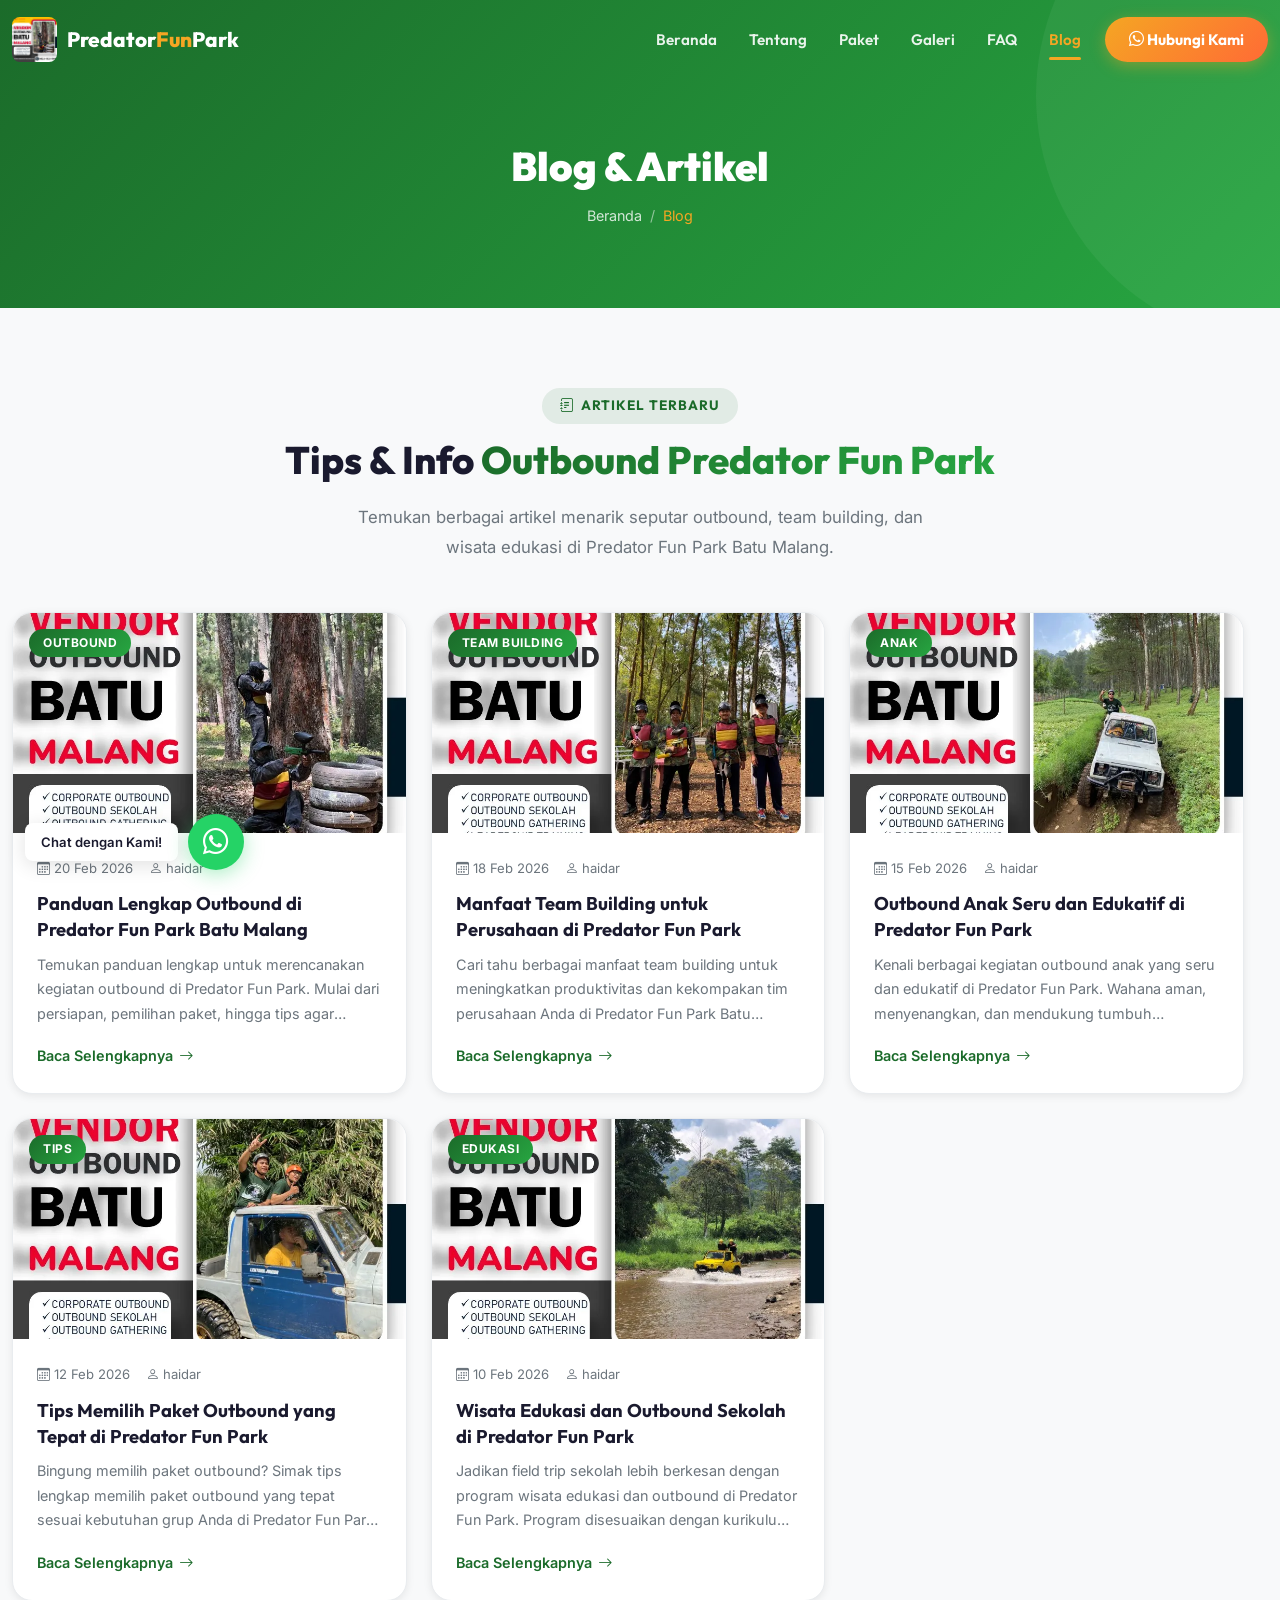
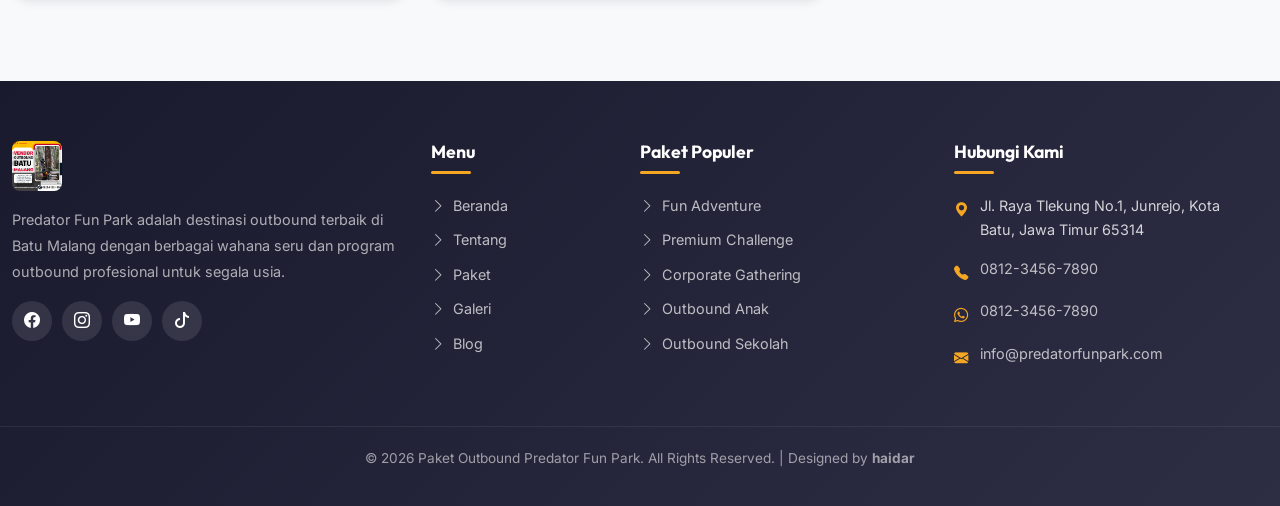
<file: blog.html>
<!DOCTYPE html>
<html lang="id">

<head>
    <meta charset="UTF-8">
    <meta name="viewport" content="width=device-width, initial-scale=1.0, maximum-scale=5.0">
    <meta http-equiv="X-UA-Compatible" content="IE=edge">

    <!-- SEO Meta -->
    <title>Blog Outbound Predator Fun Park Batu Malang | Tips & Info Terbaru</title>
    <meta name="description"
        content="Baca artikel dan tips terbaru seputar outbound, team building, wisata edukasi, dan kegiatan outdoor di Predator Fun Park Batu Malang. Dapatkan informasi lengkap di sini!">
    <meta name="keywords"
        content="blog outbound predator fun park, tips outbound batu malang, info team building predator fun park, wisata edukasi batu, kegiatan outdoor malang, outbound anak batu malang">
    <meta name="author" content="haidar">
    <meta name="robots" content="index, follow">
    <link rel="canonical" href="https://paketoutboundpredatorfunpark.com/blog.html">

    <!-- Open Graph -->
    <meta property="og:type" content="website">
    <meta property="og:title" content="Blog Outbound Predator Fun Park Batu Malang">
    <meta property="og:description"
        content="Artikel dan tips seputar outbound, team building, dan wisata edukasi di Predator Fun Park Batu Malang.">
    <meta property="og:url" content="https://paketoutboundpredatorfunpark.com/blog.html">
    <meta property="og:site_name" content="Paket Outbound Predator Fun Park">
    <meta property="og:image"
        content="https://paketoutboundpredatorfunpark.com/img/Paket Outbound Batu Malang (55)_11zon.webp">

    <!-- Favicon -->
    <link rel="icon" type="image/webp" href="img/Paket Outbound Batu Malang (55)_11zon.webp">
    <link rel="apple-touch-icon" href="img/Paket Outbound Batu Malang (55)_11zon.webp">

    <!-- Bootstrap 5 CSS -->
    <link href="https://cdn.jsdelivr.net/npm/bootstrap@5.3.3/dist/css/bootstrap.min.css" rel="stylesheet">
    <!-- Bootstrap Icons -->
    <link href="https://cdn.jsdelivr.net/npm/bootstrap-icons@1.11.3/font/bootstrap-icons.css" rel="stylesheet">
    <!-- Custom CSS -->
    <link rel="stylesheet" href="css/style.css">

    <!-- Schema.org -->
    <script type="application/ld+json">
  {
    "@context": "https://schema.org",
    "@type": "Blog",
    "name": "Blog Outbound Predator Fun Park",
    "description": "Artikel dan tips seputar outbound, team building, dan wisata edukasi di Predator Fun Park Batu Malang.",
    "url": "https://paketoutboundpredatorfunpark.com/blog.html",
    "publisher": {
      "@type": "Organization",
      "name": "Paket Outbound Predator Fun Park",
      "logo": {
        "@type": "ImageObject",
        "url": "https://paketoutboundpredatorfunpark.com/img/Paket Outbound Batu Malang (55)_11zon.webp"
      }
    }
  }
  </script>
</head>

<body>

    <!-- Preloader -->
    <div id="preloader">
        <div class="loader-spinner"></div>
    </div>

    <!-- Navbar -->
    <nav class="navbar navbar-expand-lg navbar-predator scrolled" id="mainNavbar">
        <div class="container">
            <a class="navbar-brand" href="index.html">
                <img src="img/Paket Outbound Batu Malang (55)_11zon.webp" alt="Logo Predator Fun Park Outbound"
                    width="45" height="45">
                <span>Predator<span style="color:var(--secondary)">Fun</span>Park</span>
            </a>
            <button class="navbar-toggler" type="button" data-bs-toggle="collapse" data-bs-target="#navbarMain"
                aria-controls="navbarMain" aria-expanded="false" aria-label="Toggle navigation">
                <span class="navbar-toggler-icon"></span>
            </button>
            <div class="collapse navbar-collapse" id="navbarMain">
                <ul class="navbar-nav ms-auto align-items-lg-center">
                    <li class="nav-item"><a class="nav-link" href="index.html">Beranda</a></li>
                    <li class="nav-item"><a class="nav-link" href="index.html#tentang">Tentang</a></li>
                    <li class="nav-item"><a class="nav-link" href="index.html#paket">Paket</a></li>
                    <li class="nav-item"><a class="nav-link" href="index.html#galeri">Galeri</a></li>
                    <li class="nav-item"><a class="nav-link" href="index.html#faq">FAQ</a></li>
                    <li class="nav-item"><a class="nav-link active" href="blog.html">Blog</a></li>
                    <li class="nav-item ms-lg-2">
                        <a class="nav-link btn-cta-nav"
                            href="https://api.whatsapp.com/send?phone=6281234567890&text=Halo%2C%20saya%20tertarik%20dengan%20paket%20outbound%20Predator%20Fun%20Park"
                            target="_blank" rel="noopener">
                            <i class="bi bi-whatsapp"></i> Hubungi Kami
                        </a>
                    </li>
                </ul>
            </div>
        </div>
    </nav>

    <!-- Page Header -->
    <section class="page-header">
        <div class="container">
            <h1>Blog & Artikel</h1>
            <nav aria-label="breadcrumb">
                <ol class="breadcrumb">
                    <li class="breadcrumb-item"><a href="index.html">Beranda</a></li>
                    <li class="breadcrumb-item active" aria-current="page">Blog</li>
                </ol>
            </nav>
        </div>
    </section>

    <!-- Blog Content -->
    <section class="section-padding">
        <div class="container">
            <div class="section-header animate-on-scroll">
                <div class="section-badge"><i class="bi bi-journal-text"></i> Artikel Terbaru</div>
                <h2 class="section-title">Tips & Info <span>Outbound Predator Fun Park</span></h2>
                <p class="section-desc">Temukan berbagai artikel menarik seputar outbound, team building, dan wisata
                    edukasi di Predator Fun Park Batu Malang.</p>
            </div>
            <div class="row g-4">
                <!-- Blog 1 -->
                <div class="col-lg-4 col-md-6 animate-on-scroll animate-delay-1">
                    <div class="blog-card">
                        <div class="blog-card-image">
                            <img src="img/Paket Outbound Batu Malang (55)_11zon.webp"
                                alt="Panduan Lengkap Outbound di Predator Fun Park" width="400" height="220"
                                loading="lazy">
                            <span class="blog-card-category">Outbound</span>
                        </div>
                        <div class="blog-card-body">
                            <div class="blog-card-meta">
                                <span><i class="bi bi-calendar3"></i> 20 Feb 2026</span>
                                <span><i class="bi bi-person"></i> haidar</span>
                            </div>
                            <h3><a href="panduan-lengkap-outbound-predator-fun-park.html">Panduan Lengkap Outbound di
                                    Predator Fun Park Batu Malang</a></h3>
                            <p class="blog-excerpt">Temukan panduan lengkap untuk merencanakan kegiatan outbound di
                                Predator Fun Park. Mulai dari persiapan, pemilihan paket, hingga tips agar outbound Anda
                                berjalan sukses.</p>
                            <a href="panduan-lengkap-outbound-predator-fun-park.html" class="btn-read-more">Baca
                                Selengkapnya <i class="bi bi-arrow-right"></i></a>
                        </div>
                    </div>
                </div>
                <!-- Blog 2 -->
                <div class="col-lg-4 col-md-6 animate-on-scroll animate-delay-2">
                    <div class="blog-card">
                        <div class="blog-card-image">
                            <img src="img/Paket Outbound Batu Malang (56)_11zon.webp"
                                alt="Manfaat Team Building untuk Perusahaan" width="400" height="220" loading="lazy">
                            <span class="blog-card-category">Team Building</span>
                        </div>
                        <div class="blog-card-body">
                            <div class="blog-card-meta">
                                <span><i class="bi bi-calendar3"></i> 18 Feb 2026</span>
                                <span><i class="bi bi-person"></i> haidar</span>
                            </div>
                            <h3><a href="manfaat-team-building-untuk-perusahaan.html">Manfaat Team Building untuk
                                    Perusahaan di Predator Fun Park</a></h3>
                            <p class="blog-excerpt">Cari tahu berbagai manfaat team building untuk meningkatkan
                                produktivitas dan kekompakan tim perusahaan Anda di Predator Fun Park Batu Malang.</p>
                            <a href="manfaat-team-building-untuk-perusahaan.html" class="btn-read-more">Baca
                                Selengkapnya <i class="bi bi-arrow-right"></i></a>
                        </div>
                    </div>
                </div>
                <!-- Blog 3 -->
                <div class="col-lg-4 col-md-6 animate-on-scroll animate-delay-3">
                    <div class="blog-card">
                        <div class="blog-card-image">
                            <img src="img/Paket Outbound Batu Malang (57)_11zon.webp"
                                alt="Outbound Anak di Predator Fun Park" width="400" height="220" loading="lazy">
                            <span class="blog-card-category">Anak</span>
                        </div>
                        <div class="blog-card-body">
                            <div class="blog-card-meta">
                                <span><i class="bi bi-calendar3"></i> 15 Feb 2026</span>
                                <span><i class="bi bi-person"></i> haidar</span>
                            </div>
                            <h3><a href="outbound-anak-seru-dan-edukatif-predator-fun-park.html">Outbound Anak Seru dan
                                    Edukatif di Predator Fun Park</a></h3>
                            <p class="blog-excerpt">Kenali berbagai kegiatan outbound anak yang seru dan edukatif di
                                Predator Fun Park. Wahana aman, menyenangkan, dan mendukung tumbuh kembang anak.</p>
                            <a href="outbound-anak-seru-dan-edukatif-predator-fun-park.html" class="btn-read-more">Baca
                                Selengkapnya <i class="bi bi-arrow-right"></i></a>
                        </div>
                    </div>
                </div>
                <!-- Blog 4 -->
                <div class="col-lg-4 col-md-6 animate-on-scroll animate-delay-1">
                    <div class="blog-card">
                        <div class="blog-card-image">
                            <img src="img/Paket Outbound Batu Malang (58)_11zon.webp"
                                alt="Tips Memilih Paket Outbound yang Tepat" width="400" height="220" loading="lazy">
                            <span class="blog-card-category">Tips</span>
                        </div>
                        <div class="blog-card-body">
                            <div class="blog-card-meta">
                                <span><i class="bi bi-calendar3"></i> 12 Feb 2026</span>
                                <span><i class="bi bi-person"></i> haidar</span>
                            </div>
                            <h3><a href="tips-memilih-paket-outbound-yang-tepat.html">Tips Memilih Paket Outbound yang
                                    Tepat di Predator Fun Park</a></h3>
                            <p class="blog-excerpt">Bingung memilih paket outbound? Simak tips lengkap memilih paket
                                outbound yang tepat sesuai kebutuhan grup Anda di Predator Fun Park Batu Malang.</p>
                            <a href="tips-memilih-paket-outbound-yang-tepat.html" class="btn-read-more">Baca
                                Selengkapnya <i class="bi bi-arrow-right"></i></a>
                        </div>
                    </div>
                </div>
                <!-- Blog 5 -->
                <div class="col-lg-4 col-md-6 animate-on-scroll animate-delay-2">
                    <div class="blog-card">
                        <div class="blog-card-image">
                            <img src="img/Paket Outbound Batu Malang (59)_11zon.webp"
                                alt="Wisata Edukasi dan Outbound Sekolah" width="400" height="220" loading="lazy">
                            <span class="blog-card-category">Edukasi</span>
                        </div>
                        <div class="blog-card-body">
                            <div class="blog-card-meta">
                                <span><i class="bi bi-calendar3"></i> 10 Feb 2026</span>
                                <span><i class="bi bi-person"></i> haidar</span>
                            </div>
                            <h3><a href="wisata-edukasi-outbound-sekolah-predator-fun-park.html">Wisata Edukasi dan
                                    Outbound Sekolah di Predator Fun Park</a></h3>
                            <p class="blog-excerpt">Jadikan field trip sekolah lebih berkesan dengan program wisata
                                edukasi dan outbound di Predator Fun Park. Program disesuaikan dengan kurikulum dan usia
                                siswa.</p>
                            <a href="wisata-edukasi-outbound-sekolah-predator-fun-park.html" class="btn-read-more">Baca
                                Selengkapnya <i class="bi bi-arrow-right"></i></a>
                        </div>
                    </div>
                </div>
            </div>
        </div>
    </section>

    <!-- Footer -->
    <footer class="footer-section" id="footer">
        <div class="container">
            <div class="row g-4">
                <div class="col-lg-4 col-md-6">
                    <div class="footer-brand">
                        <img src="img/Paket Outbound Batu Malang (55)_11zon.webp" alt="Logo Predator Fun Park"
                            width="50" height="50">
                        <p>Predator Fun Park adalah destinasi outbound terbaik di Batu Malang dengan berbagai wahana
                            seru dan program outbound profesional untuk segala usia.</p>
                        <div class="footer-social">
                            <a href="#" aria-label="Facebook"><i class="bi bi-facebook"></i></a>
                            <a href="#" aria-label="Instagram"><i class="bi bi-instagram"></i></a>
                            <a href="#" aria-label="YouTube"><i class="bi bi-youtube"></i></a>
                            <a href="#" aria-label="TikTok"><i class="bi bi-tiktok"></i></a>
                        </div>
                    </div>
                </div>
                <div class="col-lg-2 col-md-6">
                    <h5 class="footer-title">Menu</h5>
                    <ul class="footer-links">
                        <li><a href="index.html"><i class="bi bi-chevron-right"></i> Beranda</a></li>
                        <li><a href="index.html#tentang"><i class="bi bi-chevron-right"></i> Tentang</a></li>
                        <li><a href="index.html#paket"><i class="bi bi-chevron-right"></i> Paket</a></li>
                        <li><a href="index.html#galeri"><i class="bi bi-chevron-right"></i> Galeri</a></li>
                        <li><a href="blog.html"><i class="bi bi-chevron-right"></i> Blog</a></li>
                    </ul>
                </div>
                <div class="col-lg-3 col-md-6">
                    <h5 class="footer-title">Paket Populer</h5>
                    <ul class="footer-links">
                        <li><a href="index.html#paket"><i class="bi bi-chevron-right"></i> Fun Adventure</a></li>
                        <li><a href="index.html#paket"><i class="bi bi-chevron-right"></i> Premium Challenge</a></li>
                        <li><a href="index.html#paket"><i class="bi bi-chevron-right"></i> Corporate Gathering</a></li>
                        <li><a href="index.html#paket"><i class="bi bi-chevron-right"></i> Outbound Anak</a></li>
                        <li><a href="index.html#paket"><i class="bi bi-chevron-right"></i> Outbound Sekolah</a></li>
                    </ul>
                </div>
                <div class="col-lg-3 col-md-6">
                    <h5 class="footer-title">Hubungi Kami</h5>
                    <ul class="footer-links footer-contact">
                        <li>
                            <i class="bi bi-geo-alt-fill"></i>
                            <span>Jl. Raya Tlekung No.1, Junrejo, Kota Batu, Jawa Timur 65314</span>
                        </li>
                        <li>
                            <i class="bi bi-telephone-fill"></i>
                            <a href="tel:+6281234567890">0812-3456-7890</a>
                        </li>
                        <li>
                            <i class="bi bi-whatsapp"></i>
                            <a href="https://api.whatsapp.com/send?phone=6281234567890" target="_blank"
                                rel="noopener">0812-3456-7890</a>
                        </li>
                        <li>
                            <i class="bi bi-envelope-fill"></i>
                            <a href="mailto:info@predatorfunpark.com">info@predatorfunpark.com</a>
                        </li>
                    </ul>
                </div>
            </div>
        </div>
        <div class="footer-bottom">
            <div class="container">
                <p>&copy; 2026 Paket Outbound Predator Fun Park. All Rights Reserved. | Designed by
                    <strong>haidar</strong></p>
            </div>
        </div>
    </footer>

    <!-- WhatsApp Floating -->
    <div class="wa-float" id="waFloat">
        <div class="wa-tooltip">Chat dengan Kami!</div>
        <a href="https://api.whatsapp.com/send?phone=6281234567890&text=Halo%2C%20saya%20ingin%20info%20paket%20outbound%20Predator%20Fun%20Park"
            target="_blank" rel="noopener" aria-label="Chat WhatsApp">
            <i class="bi bi-whatsapp"></i>
        </a>
    </div>

    <!-- Scroll to Top -->
    <button class="scroll-top" id="scrollTopBtn" aria-label="Scroll ke atas">
        <i class="bi bi-chevron-up"></i>
    </button>

    <!-- Bootstrap JS -->
    <script src="https://cdn.jsdelivr.net/npm/bootstrap@5.3.3/dist/js/bootstrap.bundle.min.js"></script>
    <!-- Main JS -->
    <script src="js/main.js"></script>
</body>

</html>
</file>
<file: css/style.css>
/* ============================================
   PREDATOR FUN PARK - MAIN STYLESHEET
   Premium Outbound Adventure Park Website
   ============================================ */

/* Google Fonts Import */
@import url('https://fonts.googleapis.com/css2?family=Outfit:wght@300;400;500;600;700;800;900&family=Inter:wght@300;400;500;600;700&display=swap');

/* ============================================
   CSS VARIABLES / DESIGN TOKENS
   ============================================ */
:root {
  --primary: #1B6B2A;
  --primary-dark: #0F4D1A;
  --primary-light: #27A641;
  --secondary: #F5A623;
  --secondary-dark: #D4890E;
  --accent: #FF6B35;
  --accent-dark: #E5521C;
  --dark: #1A1A2E;
  --dark-soft: #2D2D44;
  --body-bg: #F8F9FA;
  --white: #FFFFFF;
  --gray-100: #F1F3F5;
  --gray-200: #E9ECEF;
  --gray-300: #DEE2E6;
  --gray-400: #CED4DA;
  --gray-500: #ADB5BD;
  --gray-600: #6C757D;
  --gray-700: #495057;
  --gray-800: #343A40;
  --text-primary: #212529;
  --text-secondary: #6C757D;
  --text-light: #ADB5BD;
  --font-heading: 'Outfit', sans-serif;
  --font-body: 'Inter', sans-serif;
  --shadow-sm: 0 2px 8px rgba(0,0,0,0.08);
  --shadow-md: 0 4px 20px rgba(0,0,0,0.12);
  --shadow-lg: 0 8px 40px rgba(0,0,0,0.16);
  --shadow-xl: 0 16px 60px rgba(0,0,0,0.2);
  --radius-sm: 8px;
  --radius-md: 12px;
  --radius-lg: 20px;
  --radius-xl: 30px;
  --transition: all 0.3s cubic-bezier(0.4, 0, 0.2, 1);
  --transition-fast: all 0.15s ease;
  --gradient-primary: linear-gradient(135deg, #1B6B2A 0%, #27A641 100%);
  --gradient-secondary: linear-gradient(135deg, #F5A623 0%, #FF6B35 100%);
  --gradient-dark: linear-gradient(135deg, #1A1A2E 0%, #2D2D44 100%);
  --gradient-hero: linear-gradient(135deg, rgba(27,107,42,0.92) 0%, rgba(15,77,26,0.85) 50%, rgba(245,166,35,0.75) 100%);
}

/* ============================================
   RESET & BASE
   ============================================ */
*, *::before, *::after {
  margin: 0;
  padding: 0;
  box-sizing: border-box;
}

html {
  scroll-behavior: smooth;
  overflow-x: hidden;
}

body {
  font-family: var(--font-body);
  color: var(--text-primary);
  background: var(--body-bg);
  line-height: 1.7;
  overflow-x: hidden;
  -webkit-font-smoothing: antialiased;
  -moz-osx-font-smoothing: grayscale;
}

h1, h2, h3, h4, h5, h6 {
  font-family: var(--font-heading);
  font-weight: 700;
  line-height: 1.3;
  color: var(--dark);
}

a {
  text-decoration: none;
  color: inherit;
  transition: var(--transition);
}

img {
  max-width: 100%;
  height: auto;
}

section {
  position: relative;
}

/* ============================================
   SCROLLBAR
   ============================================ */
::-webkit-scrollbar { width: 8px; }
::-webkit-scrollbar-track { background: var(--gray-100); }
::-webkit-scrollbar-thumb { background: var(--primary); border-radius: 10px; }
::-webkit-scrollbar-thumb:hover { background: var(--primary-dark); }

/* ============================================
   PRELOADER
   ============================================ */
#preloader {
  position: fixed;
  top: 0;
  left: 0;
  width: 100%;
  height: 100%;
  background: var(--white);
  display: flex;
  align-items: center;
  justify-content: center;
  z-index: 99999;
  transition: opacity 0.5s ease, visibility 0.5s ease;
}

#preloader.loaded {
  opacity: 0;
  visibility: hidden;
}

.loader-spinner {
  width: 60px;
  height: 60px;
  border: 4px solid var(--gray-200);
  border-top: 4px solid var(--primary);
  border-radius: 50%;
  animation: spin 0.8s linear infinite;
}

@keyframes spin {
  to { transform: rotate(360deg); }
}

/* ============================================
   NAVBAR
   ============================================ */
.navbar-predator {
  padding: 12px 0;
  transition: var(--transition);
  background: transparent;
  position: fixed;
  width: 100%;
  top: 0;
  z-index: 1050;
}

.navbar-predator.scrolled {
  background: rgba(255,255,255,0.97);
  backdrop-filter: blur(20px);
  -webkit-backdrop-filter: blur(20px);
  box-shadow: var(--shadow-md);
  padding: 8px 0;
}

.navbar-predator .navbar-brand {
  display: flex;
  align-items: center;
  gap: 10px;
  font-family: var(--font-heading);
  font-weight: 800;
  font-size: 1.3rem;
  color: var(--white);
}

.navbar-predator.scrolled .navbar-brand {
  color: var(--primary-dark);
}

.navbar-predator .navbar-brand img {
  height: 45px;
  width: auto;
  border-radius: var(--radius-sm);
}

.navbar-predator .nav-link {
  font-family: var(--font-heading);
  font-weight: 600;
  font-size: 0.95rem;
  color: rgba(255,255,255,0.9);
  padding: 8px 16px !important;
  border-radius: var(--radius-sm);
  transition: var(--transition);
  position: relative;
}

.navbar-predator.scrolled .nav-link {
  color: var(--dark);
}

.navbar-predator .nav-link:hover,
.navbar-predator .nav-link.active {
  color: var(--secondary) !important;
}

.navbar-predator .nav-link.active::after {
  content: '';
  position: absolute;
  bottom: 0;
  left: 16px;
  right: 16px;
  height: 3px;
  background: var(--secondary);
  border-radius: 2px;
}

.navbar-predator .btn-cta-nav {
  background: var(--gradient-secondary);
  color: var(--white) !important;
  font-weight: 700;
  padding: 10px 24px !important;
  border-radius: var(--radius-xl);
  border: none;
  box-shadow: 0 4px 15px rgba(245,166,35,0.4);
  transition: var(--transition);
}

.navbar-predator .btn-cta-nav:hover {
  transform: translateY(-2px);
  box-shadow: 0 6px 25px rgba(245,166,35,0.5);
}

.navbar-toggler {
  border: none !important;
  padding: 4px 8px;
}

.navbar-toggler:focus {
  box-shadow: none !important;
}

.navbar-toggler-icon {
  background-image: url("data:image/svg+xml,%3csvg xmlns='http://www.w3.org/2000/svg' viewBox='0 0 30 30'%3e%3cpath stroke='rgba%28255, 255, 255, 0.9%29' stroke-linecap='round' stroke-miterlimit='10' stroke-width='2' d='M4 7h22M4 15h22M4 23h22'/%3e%3c/svg%3e") !important;
}

.navbar-predator.scrolled .navbar-toggler-icon {
  background-image: url("data:image/svg+xml,%3csvg xmlns='http://www.w3.org/2000/svg' viewBox='0 0 30 30'%3e%3cpath stroke='rgba%2827, 107, 42, 1%29' stroke-linecap='round' stroke-miterlimit='10' stroke-width='2' d='M4 7h22M4 15h22M4 23h22'/%3e%3c/svg%3e") !important;
}

/* Mobile nav */
@media (max-width: 991.98px) {
  .navbar-predator .navbar-collapse {
    background: var(--white);
    border-radius: var(--radius-md);
    padding: 16px;
    margin-top: 10px;
    box-shadow: var(--shadow-lg);
  }
  .navbar-predator .nav-link {
    color: var(--dark) !important;
    padding: 10px 16px !important;
  }
  .navbar-predator .nav-link:hover,
  .navbar-predator .nav-link.active {
    background: var(--gray-100);
    color: var(--primary) !important;
  }
  .navbar-predator .btn-cta-nav {
    display: block;
    text-align: center;
    margin-top: 8px;
  }
}

/* ============================================
   HERO SECTION
   ============================================ */
.hero-section {
  position: relative;
  min-height: 100vh;
  display: flex;
  align-items: center;
  justify-content: center;
  overflow: hidden;
  background: var(--dark);
}

.hero-bg {
  position: absolute;
  top: 0;
  left: 0;
  width: 100%;
  height: 100%;
  object-fit: cover;
  opacity: 0.6;
  filter: brightness(0.5);
}

.hero-overlay {
  position: absolute;
  top: 0;
  left: 0;
  width: 100%;
  height: 100%;
  background: var(--gradient-hero);
}

.hero-content {
  position: relative;
  z-index: 2;
  text-align: center;
  color: var(--white);
  padding: 0 15px;
}

.hero-badge {
  display: inline-flex;
  align-items: center;
  gap: 8px;
  background: rgba(255,255,255,0.15);
  backdrop-filter: blur(10px);
  padding: 8px 20px;
  border-radius: var(--radius-xl);
  font-size: 0.9rem;
  font-weight: 600;
  margin-bottom: 20px;
  border: 1px solid rgba(255,255,255,0.2);
  animation: fadeInDown 0.8s ease;
}

.hero-title {
  font-size: 3.5rem;
  font-weight: 900;
  line-height: 1.1;
  margin-bottom: 20px;
  text-shadow: 0 4px 30px rgba(0,0,0,0.3);
  animation: fadeInUp 0.8s ease 0.2s both;
}

.hero-title span {
  background: var(--gradient-secondary);
  -webkit-background-clip: text;
  -webkit-text-fill-color: transparent;
  background-clip: text;
}

.hero-desc {
  font-size: 1.15rem;
  max-width: 650px;
  margin: 0 auto 30px;
  opacity: 0.95;
  line-height: 1.8;
  animation: fadeInUp 0.8s ease 0.4s both;
}

.hero-buttons {
  display: flex;
  gap: 16px;
  justify-content: center;
  flex-wrap: wrap;
  animation: fadeInUp 0.8s ease 0.6s both;
}

.btn-hero-primary {
  display: inline-flex;
  align-items: center;
  gap: 8px;
  background: var(--gradient-secondary);
  color: var(--white);
  font-family: var(--font-heading);
  font-weight: 700;
  font-size: 1.05rem;
  padding: 14px 36px;
  border-radius: var(--radius-xl);
  border: none;
  box-shadow: 0 6px 25px rgba(245,166,35,0.4);
  transition: var(--transition);
}

.btn-hero-primary:hover {
  transform: translateY(-3px);
  box-shadow: 0 10px 35px rgba(245,166,35,0.5);
  color: var(--white);
}

.btn-hero-secondary {
  display: inline-flex;
  align-items: center;
  gap: 8px;
  background: rgba(255,255,255,0.15);
  backdrop-filter: blur(10px);
  color: var(--white);
  font-family: var(--font-heading);
  font-weight: 700;
  font-size: 1.05rem;
  padding: 14px 36px;
  border-radius: var(--radius-xl);
  border: 1px solid rgba(255,255,255,0.3);
  transition: var(--transition);
}

.btn-hero-secondary:hover {
  background: rgba(255,255,255,0.25);
  transform: translateY(-3px);
  color: var(--white);
}

.hero-stats {
  display: flex;
  justify-content: center;
  gap: 50px;
  margin-top: 50px;
  animation: fadeInUp 0.8s ease 0.8s both;
}

.hero-stat {
  text-align: center;
}

.hero-stat .stat-number {
  display: block;
  font-family: var(--font-heading);
  font-size: 2.2rem;
  font-weight: 900;
  color: var(--secondary);
}

.hero-stat .stat-label {
  font-size: 0.85rem;
  opacity: 0.85;
}

.hero-scroll-indicator {
  position: absolute;
  bottom: 30px;
  left: 50%;
  transform: translateX(-50%);
  z-index: 2;
  animation: bounce 2s infinite;
}

.hero-scroll-indicator a {
  color: var(--white);
  opacity: 0.7;
  font-size: 1.5rem;
}

@keyframes fadeInUp {
  from { opacity: 0; transform: translateY(30px); }
  to { opacity: 1; transform: translateY(0); }
}

@keyframes fadeInDown {
  from { opacity: 0; transform: translateY(-20px); }
  to { opacity: 1; transform: translateY(0); }
}

@keyframes bounce {
  0%, 20%, 50%, 80%, 100% { transform: translateX(-50%) translateY(0); }
  40% { transform: translateX(-50%) translateY(-12px); }
  60% { transform: translateX(-50%) translateY(-6px); }
}

@media (max-width: 767.98px) {
  .hero-title { font-size: 2.2rem; }
  .hero-desc { font-size: 1rem; }
  .hero-stats { gap: 25px; flex-wrap: wrap; }
  .hero-stat .stat-number { font-size: 1.6rem; }
}

/* ============================================
   SECTION COMMON
   ============================================ */
.section-padding {
  padding: 80px 0;
}

.section-header {
  text-align: center;
  margin-bottom: 50px;
}

.section-badge {
  display: inline-flex;
  align-items: center;
  gap: 6px;
  background: rgba(27,107,42,0.1);
  color: var(--primary);
  font-family: var(--font-heading);
  font-weight: 700;
  font-size: 0.85rem;
  padding: 6px 18px;
  border-radius: var(--radius-xl);
  margin-bottom: 12px;
  text-transform: uppercase;
  letter-spacing: 1px;
}

.section-title {
  font-size: 2.4rem;
  font-weight: 800;
  margin-bottom: 16px;
  color: var(--dark);
}

.section-title span {
  background: var(--gradient-primary);
  -webkit-background-clip: text;
  -webkit-text-fill-color: transparent;
  background-clip: text;
}

.section-desc {
  font-size: 1.05rem;
  color: var(--text-secondary);
  max-width: 600px;
  margin: 0 auto;
  line-height: 1.8;
}

/* ============================================
   ABOUT SECTION
   ============================================ */
.about-section {
  background: var(--white);
}

.about-image-wrap {
  position: relative;
  border-radius: var(--radius-lg);
  overflow: hidden;
  box-shadow: var(--shadow-lg);
}

.about-image-wrap img {
  width: 100%;
  height: 400px;
  object-fit: cover;
  transition: var(--transition);
}

.about-image-wrap:hover img {
  transform: scale(1.03);
}

.about-experience-badge {
  position: absolute;
  bottom: 20px;
  left: 20px;
  background: var(--gradient-secondary);
  color: var(--white);
  padding: 16px 24px;
  border-radius: var(--radius-md);
  text-align: center;
  box-shadow: var(--shadow-md);
}

.about-experience-badge .exp-number {
  display: block;
  font-family: var(--font-heading);
  font-size: 2rem;
  font-weight: 900;
  line-height: 1;
}

.about-experience-badge .exp-label {
  font-size: 0.8rem;
  font-weight: 600;
}

.about-text h2 {
  font-size: 2rem;
  margin-bottom: 16px;
}

.about-text p {
  color: var(--text-secondary);
  margin-bottom: 16px;
  line-height: 1.8;
}

.about-features {
  list-style: none;
  padding: 0;
  margin: 24px 0;
}

.about-features li {
  display: flex;
  align-items: center;
  gap: 12px;
  padding: 8px 0;
  font-weight: 500;
}

.about-features li i {
  width: 32px;
  height: 32px;
  background: rgba(27,107,42,0.1);
  color: var(--primary);
  border-radius: 50%;
  display: flex;
  align-items: center;
  justify-content: center;
  font-size: 0.85rem;
  flex-shrink: 0;
}

/* ============================================
   KEUNGGULAN / ADVANTAGES SECTION
   ============================================ */
.advantages-section {
  background: var(--gray-100);
}

.advantage-card {
  background: var(--white);
  border-radius: var(--radius-lg);
  padding: 36px 28px;
  text-align: center;
  box-shadow: var(--shadow-sm);
  transition: var(--transition);
  height: 100%;
  border: 1px solid transparent;
}

.advantage-card:hover {
  transform: translateY(-8px);
  box-shadow: var(--shadow-lg);
  border-color: rgba(27,107,42,0.15);
}

.advantage-icon {
  width: 72px;
  height: 72px;
  background: var(--gradient-primary);
  border-radius: var(--radius-md);
  display: flex;
  align-items: center;
  justify-content: center;
  font-size: 1.8rem;
  color: var(--white);
  margin: 0 auto 20px;
  transition: var(--transition);
}

.advantage-card:hover .advantage-icon {
  transform: rotateY(180deg);
}

.advantage-card h4 {
  font-size: 1.15rem;
  font-weight: 700;
  margin-bottom: 12px;
}

.advantage-card p {
  color: var(--text-secondary);
  font-size: 0.92rem;
  line-height: 1.7;
}

/* ============================================
   PAKET / PACKAGES SECTION
   ============================================ */
.packages-section {
  background: var(--white);
}

.package-card {
  background: var(--white);
  border-radius: var(--radius-lg);
  overflow: hidden;
  box-shadow: var(--shadow-md);
  transition: var(--transition);
  height: 100%;
  border: 1px solid var(--gray-200);
}

.package-card:hover {
  transform: translateY(-8px);
  box-shadow: var(--shadow-xl);
}

.package-card.featured {
  border: 2px solid var(--primary);
  position: relative;
}

.package-featured-badge {
  position: absolute;
  top: 16px;
  right: 16px;
  background: var(--gradient-secondary);
  color: var(--white);
  font-family: var(--font-heading);
  font-weight: 700;
  font-size: 0.75rem;
  padding: 6px 14px;
  border-radius: var(--radius-xl);
  z-index: 2;
  text-transform: uppercase;
  letter-spacing: 1px;
}

.package-image {
  position: relative;
  height: 220px;
  overflow: hidden;
}

.package-image img {
  width: 100%;
  height: 100%;
  object-fit: cover;
  transition: var(--transition);
}

.package-card:hover .package-image img {
  transform: scale(1.08);
}

.package-body {
  padding: 24px;
}

.package-body h4 {
  font-size: 1.2rem;
  font-weight: 700;
  margin-bottom: 8px;
}

.package-body .package-desc {
  color: var(--text-secondary);
  font-size: 0.9rem;
  margin-bottom: 16px;
  line-height: 1.7;
}

.package-includes {
  list-style: none;
  padding: 0;
  margin-bottom: 20px;
}

.package-includes li {
  display: flex;
  align-items: center;
  gap: 8px;
  padding: 6px 0;
  font-size: 0.88rem;
  color: var(--gray-700);
}

.package-includes li i {
  color: var(--primary);
  font-size: 0.8rem;
}

.package-price {
  display: flex;
  align-items: baseline;
  gap: 6px;
  margin-bottom: 16px;
}

.package-price .price-label {
  font-size: 0.85rem;
  color: var(--text-secondary);
}

.package-price .price-amount {
  font-family: var(--font-heading);
  font-size: 1.6rem;
  font-weight: 900;
  color: var(--primary);
}

.package-price .price-unit {
  font-size: 0.85rem;
  color: var(--text-secondary);
}

.btn-package {
  display: block;
  width: 100%;
  background: var(--gradient-primary);
  color: var(--white);
  font-family: var(--font-heading);
  font-weight: 700;
  padding: 12px 24px;
  border-radius: var(--radius-sm);
  border: none;
  text-align: center;
  transition: var(--transition);
}

.btn-package:hover {
  box-shadow: 0 6px 25px rgba(27,107,42,0.3);
  transform: translateY(-2px);
  color: var(--white);
}

/* ============================================
   GALLERY SECTION
   ============================================ */
.gallery-section {
  background: var(--gray-100);
}

.gallery-item {
  position: relative;
  border-radius: var(--radius-md);
  overflow: hidden;
  box-shadow: var(--shadow-sm);
  cursor: pointer;
  height: 250px;
}

.gallery-item img {
  width: 100%;
  height: 100%;
  object-fit: cover;
  transition: var(--transition);
}

.gallery-item:hover img {
  transform: scale(1.1);
}

.gallery-overlay {
  position: absolute;
  bottom: 0;
  left: 0;
  right: 0;
  background: linear-gradient(transparent, rgba(0,0,0,0.7));
  color: var(--white);
  padding: 20px 16px 16px;
  opacity: 0;
  transform: translateY(10px);
  transition: var(--transition);
}

.gallery-item:hover .gallery-overlay {
  opacity: 1;
  transform: translateY(0);
}

.gallery-overlay h5 {
  font-size: 0.95rem;
  font-weight: 600;
  color: var(--white);
  margin-bottom: 2px;
}

.gallery-overlay p {
  font-size: 0.8rem;
  opacity: 0.85;
}

/* ============================================
   TESTIMONIALS SECTION
   ============================================ */
.testimonials-section {
  background: var(--white);
}

.testimonial-card {
  background: var(--gray-100);
  border-radius: var(--radius-lg);
  padding: 32px;
  box-shadow: var(--shadow-sm);
  transition: var(--transition);
  height: 100%;
  border: 1px solid transparent;
}

.testimonial-card:hover {
  box-shadow: var(--shadow-md);
  border-color: rgba(27,107,42,0.1);
}

.testimonial-stars {
  margin-bottom: 16px;
  color: var(--secondary);
}

.testimonial-card .testi-text {
  font-style: italic;
  color: var(--text-secondary);
  line-height: 1.8;
  margin-bottom: 20px;
  font-size: 0.95rem;
}

.testimonial-author {
  display: flex;
  align-items: center;
  gap: 12px;
}

.testimonial-author img {
  width: 50px;
  height: 50px;
  border-radius: 50%;
  object-fit: cover;
  border: 3px solid var(--primary-light);
}

.testimonial-author .author-info h5 {
  font-size: 0.95rem;
  font-weight: 700;
  margin-bottom: 2px;
}

.testimonial-author .author-info p {
  font-size: 0.8rem;
  color: var(--text-secondary);
  margin-bottom: 0;
}

/* ============================================
   CTA SECTION
   ============================================ */
.cta-section {
  background: var(--gradient-primary);
  position: relative;
  overflow: hidden;
}

.cta-section::before {
  content: '';
  position: absolute;
  top: -50%;
  right: -10%;
  width: 400px;
  height: 400px;
  background: rgba(255,255,255,0.05);
  border-radius: 50%;
}

.cta-section::after {
  content: '';
  position: absolute;
  bottom: -30%;
  left: -5%;
  width: 300px;
  height: 300px;
  background: rgba(255,255,255,0.03);
  border-radius: 50%;
}

.cta-content {
  position: relative;
  z-index: 2;
  text-align: center;
  color: var(--white);
  padding: 60px 0;
}

.cta-content h2 {
  font-size: 2.2rem;
  font-weight: 800;
  margin-bottom: 16px;
  color: var(--white);
}

.cta-content p {
  font-size: 1.05rem;
  opacity: 0.9;
  max-width: 600px;
  margin: 0 auto 30px;
  line-height: 1.8;
}

.btn-cta {
  display: inline-flex;
  align-items: center;
  gap: 10px;
  background: var(--white);
  color: var(--primary);
  font-family: var(--font-heading);
  font-weight: 700;
  font-size: 1.1rem;
  padding: 16px 40px;
  border-radius: var(--radius-xl);
  border: none;
  box-shadow: 0 6px 25px rgba(0,0,0,0.2);
  transition: var(--transition);
}

.btn-cta:hover {
  transform: translateY(-3px);
  box-shadow: 0 10px 40px rgba(0,0,0,0.25);
  color: var(--primary);
}

/* ============================================
   FAQ SECTION
   ============================================ */
.faq-section {
  background: var(--gray-100);
}

.accordion-predator .accordion-item {
  background: var(--white);
  border: 1px solid var(--gray-200);
  border-radius: var(--radius-md) !important;
  margin-bottom: 12px;
  overflow: hidden;
}

.accordion-predator .accordion-button {
  font-family: var(--font-heading);
  font-weight: 600;
  font-size: 1rem;
  color: var(--dark);
  padding: 18px 24px;
  background: var(--white);
  box-shadow: none !important;
}

.accordion-predator .accordion-button:not(.collapsed) {
  background: rgba(27,107,42,0.05);
  color: var(--primary);
}

.accordion-predator .accordion-button::after {
  background-size: 16px;
}

.accordion-predator .accordion-body {
  padding: 0 24px 20px;
  color: var(--text-secondary);
  line-height: 1.8;
}

/* ============================================
   FOOTER
   ============================================ */
.footer-section {
  background: var(--gradient-dark);
  color: rgba(255,255,255,0.8);
  padding: 60px 0 0;
}

.footer-brand img {
  height: 50px;
  margin-bottom: 16px;
  border-radius: var(--radius-sm);
}

.footer-brand p {
  font-size: 0.9rem;
  line-height: 1.8;
  opacity: 0.8;
}

.footer-title {
  font-family: var(--font-heading);
  font-weight: 700;
  font-size: 1.1rem;
  color: var(--white);
  margin-bottom: 20px;
  position: relative;
  padding-bottom: 10px;
}

.footer-title::after {
  content: '';
  position: absolute;
  bottom: 0;
  left: 0;
  width: 40px;
  height: 3px;
  background: var(--secondary);
  border-radius: 2px;
}

.footer-links {
  list-style: none;
  padding: 0;
}

.footer-links li {
  margin-bottom: 10px;
}

.footer-links li a {
  color: rgba(255,255,255,0.7);
  font-size: 0.9rem;
  transition: var(--transition);
  display: flex;
  align-items: center;
  gap: 8px;
}

.footer-links li a:hover {
  color: var(--secondary);
  padding-left: 5px;
}

.footer-contact li {
  display: flex;
  align-items: flex-start;
  gap: 12px;
  margin-bottom: 14px;
  font-size: 0.9rem;
}

.footer-contact li i {
  color: var(--secondary);
  margin-top: 4px;
  flex-shrink: 0;
}

.footer-social {
  display: flex;
  gap: 10px;
  margin-top: 16px;
}

.footer-social a {
  width: 40px;
  height: 40px;
  background: rgba(255,255,255,0.1);
  border-radius: 50%;
  display: flex;
  align-items: center;
  justify-content: center;
  color: var(--white);
  transition: var(--transition);
}

.footer-social a:hover {
  background: var(--primary);
  transform: translateY(-3px);
}

.footer-bottom {
  border-top: 1px solid rgba(255,255,255,0.1);
  padding: 20px 0;
  margin-top: 40px;
  text-align: center;
  font-size: 0.85rem;
  opacity: 0.7;
}

/* ============================================
   WHATSAPP FLOATING BUTTON
   ============================================ */
.wa-float {
  position: fixed;
  bottom: 30px;
  left: 25px;
  z-index: 1040;
  display: flex;
  align-items: center;
  gap: 10px;
  animation: waFloat 3s ease-in-out infinite;
}

.wa-float a {
  display: flex;
  align-items: center;
  justify-content: center;
  width: 56px;
  height: 56px;
  background: #25D366;
  border-radius: 50%;
  color: white;
  font-size: 1.6rem;
  box-shadow: 0 4px 20px rgba(37,211,102,0.4);
  transition: var(--transition);
}

.wa-float a:hover {
  transform: scale(1.1);
  box-shadow: 0 6px 30px rgba(37,211,102,0.5);
}

.wa-float .wa-tooltip {
  background: var(--white);
  color: var(--dark);
  padding: 8px 16px;
  border-radius: var(--radius-sm);
  font-size: 0.82rem;
  font-weight: 600;
  box-shadow: var(--shadow-md);
  white-space: nowrap;
}

@keyframes waFloat {
  0%, 100% { transform: translateY(0); }
  50% { transform: translateY(-6px); }
}

/* ============================================
   SCROLL TO TOP BUTTON
   ============================================ */
.scroll-top {
  position: fixed;
  bottom: 30px;
  right: 25px;
  z-index: 1040;
  width: 48px;
  height: 48px;
  background: var(--gradient-primary);
  color: var(--white);
  border: none;
  border-radius: 50%;
  font-size: 1.2rem;
  display: flex;
  align-items: center;
  justify-content: center;
  box-shadow: var(--shadow-md);
  opacity: 0;
  visibility: hidden;
  transform: translateY(20px);
  transition: var(--transition);
  cursor: pointer;
}

.scroll-top.show {
  opacity: 1;
  visibility: visible;
  transform: translateY(0);
}

.scroll-top:hover {
  transform: translateY(-3px);
  box-shadow: var(--shadow-lg);
}

/* ============================================
   BLOG PAGE
   ============================================ */
.page-header {
  background: var(--gradient-primary);
  padding: 140px 0 80px;
  text-align: center;
  color: var(--white);
  position: relative;
  overflow: hidden;
}

.page-header::before {
  content: '';
  position: absolute;
  top: -50%;
  right: -20%;
  width: 500px;
  height: 500px;
  background: rgba(255,255,255,0.05);
  border-radius: 50%;
}

.page-header h1 {
  font-size: 2.5rem;
  font-weight: 900;
  margin-bottom: 12px;
  color: var(--white);
}

.page-header .breadcrumb {
  justify-content: center;
  margin-bottom: 0;
}

.page-header .breadcrumb-item,
.page-header .breadcrumb-item a {
  color: rgba(255,255,255,0.8);
  font-size: 0.9rem;
}

.page-header .breadcrumb-item.active {
  color: var(--secondary);
}

.page-header .breadcrumb-item + .breadcrumb-item::before {
  color: rgba(255,255,255,0.5);
}

/* Blog Cards */
.blog-card {
  background: var(--white);
  border-radius: var(--radius-lg);
  overflow: hidden;
  box-shadow: var(--shadow-sm);
  transition: var(--transition);
  height: 100%;
  border: 1px solid var(--gray-200);
}

.blog-card:hover {
  transform: translateY(-6px);
  box-shadow: var(--shadow-lg);
}

.blog-card-image {
  height: 220px;
  overflow: hidden;
  position: relative;
}

.blog-card-image img {
  width: 100%;
  height: 100%;
  object-fit: cover;
  transition: var(--transition);
}

.blog-card:hover .blog-card-image img {
  transform: scale(1.06);
}

.blog-card-category {
  position: absolute;
  top: 16px;
  left: 16px;
  background: var(--gradient-primary);
  color: var(--white);
  font-size: 0.75rem;
  font-weight: 700;
  padding: 4px 14px;
  border-radius: var(--radius-xl);
  text-transform: uppercase;
  letter-spacing: 0.5px;
}

.blog-card-body {
  padding: 24px;
}

.blog-card-meta {
  display: flex;
  align-items: center;
  gap: 16px;
  margin-bottom: 12px;
  font-size: 0.82rem;
  color: var(--text-secondary);
}

.blog-card-meta span {
  display: flex;
  align-items: center;
  gap: 4px;
}

.blog-card-body h3 {
  font-size: 1.15rem;
  font-weight: 700;
  margin-bottom: 10px;
  line-height: 1.4;
  display: -webkit-box;
  -webkit-line-clamp: 2;
  -webkit-box-orient: vertical;
  overflow: hidden;
}

.blog-card-body h3 a {
  color: var(--dark);
}

.blog-card-body h3 a:hover {
  color: var(--primary);
}

.blog-card-body .blog-excerpt {
  color: var(--text-secondary);
  font-size: 0.9rem;
  line-height: 1.7;
  margin-bottom: 16px;
  display: -webkit-box;
  -webkit-line-clamp: 3;
  -webkit-box-orient: vertical;
  overflow: hidden;
}

.btn-read-more {
  display: inline-flex;
  align-items: center;
  gap: 6px;
  color: var(--primary);
  font-weight: 600;
  font-size: 0.9rem;
  transition: var(--transition);
}

.btn-read-more:hover {
  color: var(--primary-dark);
  gap: 10px;
}

/* ============================================
   BLOG DETAIL PAGE
   ============================================ */
.article-header {
  background: var(--gradient-primary);
  padding: 140px 0 60px;
  color: var(--white);
  position: relative;
  overflow: hidden;
}

.article-header::before {
  content: '';
  position: absolute;
  top: -50%;
  right: -20%;
  width: 500px;
  height: 500px;
  background: rgba(255,255,255,0.05);
  border-radius: 50%;
}

.article-category-badge {
  display: inline-block;
  background: rgba(255,255,255,0.2);
  color: var(--white);
  padding: 6px 16px;
  border-radius: var(--radius-xl);
  font-size: 0.82rem;
  font-weight: 600;
  margin-bottom: 16px;
  backdrop-filter: blur(5px);
}

.article-title {
  font-size: 2.2rem;
  font-weight: 900;
  line-height: 1.3;
  margin-bottom: 20px;
  color: var(--white);
}

.article-meta-info {
  display: flex;
  align-items: center;
  gap: 24px;
  flex-wrap: wrap;
  font-size: 0.9rem;
  opacity: 0.9;
}

.article-meta-info span {
  display: flex;
  align-items: center;
  gap: 6px;
}

.article-content-wrapper {
  padding: 50px 0;
}

/* TOC */
.toc-container {
  background: var(--gray-100);
  border-radius: var(--radius-md);
  padding: 24px;
  margin-bottom: 32px;
  border: 1px solid var(--gray-200);
}

.toc-header {
  display: flex;
  align-items: center;
  justify-content: space-between;
  cursor: pointer;
  margin-bottom: 0;
}

.toc-header h4 {
  font-size: 1rem;
  font-weight: 700;
  margin-bottom: 0;
  display: flex;
  align-items: center;
  gap: 8px;
}

.toc-header .toc-toggle {
  background: none;
  border: none;
  font-size: 1rem;
  color: var(--primary);
  cursor: pointer;
  transition: var(--transition);
  padding: 4px 8px;
}

.toc-header .toc-toggle.collapsed {
  transform: rotate(180deg);
}

.toc-body {
  padding-top: 16px;
}

.toc-body ul {
  list-style: none;
  padding-left: 0;
  margin-bottom: 0;
}

.toc-body ul li {
  margin-bottom: 6px;
}

.toc-body ul li a {
  color: var(--text-secondary);
  font-size: 0.9rem;
  padding: 4px 0;
  display: block;
  transition: var(--transition);
  border-left: 2px solid transparent;
  padding-left: 12px;
}

.toc-body ul li a:hover {
  color: var(--primary);
  border-left-color: var(--primary);
}

.toc-body ul li ul {
  padding-left: 16px;
}

.toc-body ul li ul li a {
  font-size: 0.85rem;
}

/* Article Body */
.article-body h2 {
  font-size: 1.6rem;
  font-weight: 800;
  margin: 32px 0 16px;
  color: var(--dark);
  padding-bottom: 8px;
  border-bottom: 2px solid var(--gray-200);
}

.article-body h3 {
  font-size: 1.25rem;
  font-weight: 700;
  margin: 24px 0 12px;
  color: var(--dark-soft);
}

.article-body p {
  font-size: 1rem;
  line-height: 1.9;
  color: var(--gray-700);
  margin-bottom: 16px;
}

.article-body ul, .article-body ol {
  padding-left: 24px;
  margin-bottom: 16px;
}

.article-body li {
  margin-bottom: 8px;
  line-height: 1.8;
  color: var(--gray-700);
}

.article-body blockquote {
  background: rgba(27,107,42,0.05);
  border-left: 4px solid var(--primary);
  padding: 20px 24px;
  margin: 24px 0;
  border-radius: 0 var(--radius-sm) var(--radius-sm) 0;
  font-style: italic;
  color: var(--gray-700);
}

.article-body blockquote p {
  margin-bottom: 0;
}

.article-image {
  margin: 24px 0;
  border-radius: var(--radius-md);
  overflow: hidden;
  box-shadow: var(--shadow-sm);
}

.article-image img {
  width: 100%;
  height: auto;
  display: block;
}

.article-image figcaption {
  background: var(--gray-100);
  padding: 10px 16px;
  font-size: 0.85rem;
  color: var(--text-secondary);
  text-align: center;
  font-style: italic;
}

/* Baca Juga */
.baca-juga {
  background: rgba(27,107,42,0.05);
  border: 1px solid rgba(27,107,42,0.15);
  border-radius: var(--radius-md);
  padding: 20px 24px;
  margin: 24px 0;
}

.baca-juga h4 {
  font-size: 0.9rem;
  font-weight: 700;
  color: var(--primary);
  margin-bottom: 10px;
}

.baca-juga ul {
  list-style: none;
  padding: 0;
  margin: 0;
}

.baca-juga ul li {
  padding: 4px 0;
}

.baca-juga ul li a {
  color: var(--primary);
  font-weight: 600;
  font-size: 0.92rem;
  display: flex;
  align-items: center;
  gap: 8px;
}

.baca-juga ul li a:hover {
  text-decoration: underline;
}

/* Promo GIF */
.promo-gif {
  margin: 32px 0;
  border-radius: var(--radius-md);
  overflow: hidden;
  text-align: center;
  background: var(--gradient-secondary);
  padding: 40px 20px;
  color: var(--white);
}

.promo-gif h3 {
  color: var(--white);
  font-size: 1.5rem;
  margin-bottom: 12px;
}

.promo-gif p {
  color: rgba(255,255,255,0.9) !important;
  margin-bottom: 20px;
}

.promo-gif .btn-promo {
  display: inline-flex;
  align-items: center;
  gap: 8px;
  background: var(--white);
  color: var(--accent);
  font-family: var(--font-heading);
  font-weight: 700;
  padding: 12px 30px;
  border-radius: var(--radius-xl);
  border: none;
  transition: var(--transition);
}

.promo-gif .btn-promo:hover {
  transform: scale(1.05);
  box-shadow: var(--shadow-md);
  color: var(--accent);
}

/* FAQ in article */
.article-faq .accordion-item {
  border: 1px solid var(--gray-200);
  border-radius: var(--radius-sm) !important;
  margin-bottom: 10px;
  overflow: hidden;
}

.article-faq .accordion-button {
  font-family: var(--font-heading);
  font-weight: 600;
  font-size: 0.95rem;
  padding: 16px 20px;
}

.article-faq .accordion-button:not(.collapsed) {
  background: rgba(27,107,42,0.05);
  color: var(--primary);
  box-shadow: none;
}

.article-faq .accordion-body {
  padding: 0 20px 16px;
  color: var(--text-secondary);
  font-size: 0.92rem;
  line-height: 1.8;
}

/* Author Profile */
.author-profile {
  background: var(--gray-100);
  border-radius: var(--radius-lg);
  padding: 32px;
  display: flex;
  align-items: center;
  gap: 24px;
  margin: 40px 0;
  border: 1px solid var(--gray-200);
}

.author-profile img {
  width: 80px;
  height: 80px;
  border-radius: 50%;
  object-fit: cover;
  border: 3px solid var(--primary);
  flex-shrink: 0;
}

.author-info h4 {
  font-size: 1.1rem;
  font-weight: 700;
  margin-bottom: 4px;
}

.author-info .author-role {
  font-size: 0.85rem;
  color: var(--primary);
  font-weight: 600;
  margin-bottom: 8px;
}

.author-info p {
  font-size: 0.88rem;
  color: var(--text-secondary);
  line-height: 1.7;
  margin-bottom: 0;
}

@media (max-width: 575.98px) {
  .author-profile {
    flex-direction: column;
    text-align: center;
  }
}

/* Share Buttons */
.share-buttons {
  margin: 30px 0;
}

.share-buttons h4 {
  font-size: 1rem;
  font-weight: 700;
  margin-bottom: 12px;
}

.share-btn-group {
  display: flex;
  gap: 10px;
  flex-wrap: wrap;
}

.share-btn {
  display: inline-flex;
  align-items: center;
  gap: 6px;
  padding: 10px 20px;
  border-radius: var(--radius-sm);
  color: var(--white);
  font-size: 0.85rem;
  font-weight: 600;
  border: none;
  cursor: pointer;
  transition: var(--transition);
}

.share-btn:hover {
  transform: translateY(-2px);
  opacity: 0.9;
  color: var(--white);
}

.share-btn.wa { background: #25D366; }
.share-btn.fb { background: #1877F2; }
.share-btn.tw { background: #1DA1F2; }
.share-btn.li { background: #0A66C2; }
.share-btn.tg { background: #0088CC; }

/* Related Articles */
.related-articles {
  margin-top: 50px;
  padding-top: 40px;
  border-top: 2px solid var(--gray-200);
}

.related-articles h3 {
  font-size: 1.4rem;
  font-weight: 800;
  margin-bottom: 24px;
  text-align: center;
}

/* ============================================
   ANIMATIONS (AOS-like)
   ============================================ */
.animate-on-scroll {
  opacity: 0;
  transform: translateY(30px);
  transition: all 0.6s cubic-bezier(0.4, 0, 0.2, 1);
}

.animate-on-scroll.animated {
  opacity: 1;
  transform: translateY(0);
}

.animate-delay-1 { transition-delay: 0.1s; }
.animate-delay-2 { transition-delay: 0.2s; }
.animate-delay-3 { transition-delay: 0.3s; }
.animate-delay-4 { transition-delay: 0.4s; }

/* ============================================
   RESPONSIVE OVERRIDES
   ============================================ */
@media (max-width: 991.98px) {
  .section-title { font-size: 2rem; }
  .hero-title { font-size: 2.5rem; }
  .section-padding { padding: 60px 0; }
}

@media (max-width: 767.98px) {
  .section-title { font-size: 1.6rem; }
  .section-desc { font-size: 0.95rem; }
  .section-padding { padding: 50px 0; }
  .about-image-wrap { margin-bottom: 30px; }
  .about-image-wrap img { height: 280px; }
  .article-title { font-size: 1.6rem; }
  .page-header h1 { font-size: 1.8rem; }
  .wa-float a {
    width: 50px;
    height: 50px;
    font-size: 1.4rem;
  }
  .scroll-top {
    width: 42px;
    height: 42px;
    font-size: 1rem;
    bottom: 25px;
    right: 20px;
  }
  .wa-float {
    bottom: 25px;
    left: 20px;
  }
  .wa-float .wa-tooltip {
    display: none;
  }
}

@media (max-width: 575.98px) {
  .hero-title { font-size: 1.8rem; }
  .hero-buttons .btn-hero-primary,
  .hero-buttons .btn-hero-secondary {
    padding: 12px 24px;
    font-size: 0.95rem;
    width: 100%;
    justify-content: center;
  }
  .hero-stats { gap: 20px; }
  .hero-stat .stat-number { font-size: 1.4rem; }
  .package-image { height: 180px; }
  .gallery-item { height: 200px; }
}

/* Fix mobile horizontal scroll */
.container, .container-fluid, .row {
  max-width: 100%;
}

body, html {
  overflow-x: hidden !important;
  max-width: 100vw;
}
</file>
